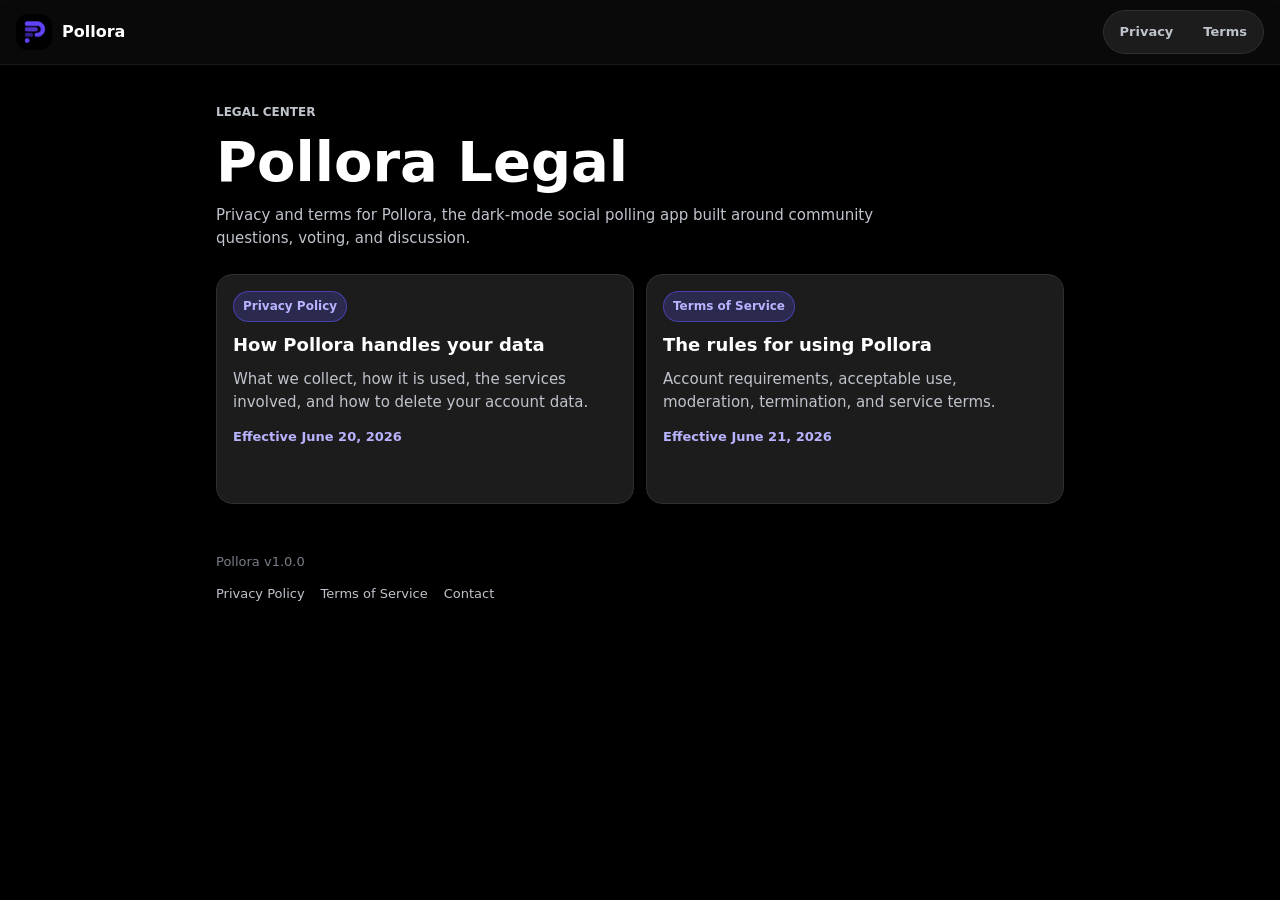
<file: docs/index.html>
<!doctype html>
<html lang="en">
  <head>
    <meta charset="utf-8">
    <meta name="viewport" content="width=device-width, initial-scale=1">
    <meta name="theme-color" content="#000000">
    <meta
      name="description"
      content="Pollora legal pages, including the Privacy Policy and Terms of Service."
    >
    <title>Pollora Legal</title>
    <link rel="icon" href="assets/pollora_app_logo.png">
    <link rel="apple-touch-icon" href="assets/pollora_app_logo.png">
    <link rel="stylesheet" href="styles.css">
    <script src="script.js" defer></script>
  </head>
  <body>
    <header class="site-header">
      <a class="brand" href="index.html" aria-label="Pollora legal home">
        <img src="assets/pollora_app_logo.png" alt="" width="36" height="36">
        <span>Pollora</span>
      </a>
      <nav class="top-nav" aria-label="Legal pages">
        <a href="privacy.html">Privacy</a>
        <a href="terms.html">Terms</a>
      </nav>
    </header>

    <main class="legal-shell home-shell">
      <section class="hero" aria-labelledby="page-title">
        <p class="eyebrow">Legal center</p>
        <h1 id="page-title">Pollora Legal</h1>
        <p>
          Privacy and terms for Pollora, the dark-mode social polling app built
          around community questions, voting, and discussion.
        </p>
      </section>

      <section class="doc-grid" aria-label="Legal documents">
        <a class="doc-card" href="privacy.html">
          <span class="doc-kicker">Privacy Policy</span>
          <h2>How Pollora handles your data</h2>
          <p>
            What we collect, how it is used, the services involved, and how to
            delete your account data.
          </p>
          <span class="doc-date">Effective June 20, 2026</span>
        </a>

        <a class="doc-card" href="terms.html">
          <span class="doc-kicker">Terms of Service</span>
          <h2>The rules for using Pollora</h2>
          <p>
            Account requirements, acceptable use, moderation, termination, and
            service terms.
          </p>
          <span class="doc-date">Effective June 21, 2026</span>
        </a>
      </section>
    </main>

    <footer class="site-footer">
      <p>Pollora v1.0.0</p>
      <nav aria-label="Footer legal pages">
        <a href="privacy.html">Privacy Policy</a>
        <a href="terms.html">Terms of Service</a>
        <a href="mailto:support@pollora.app">Contact</a>
      </nav>
    </footer>

    <button class="scroll-top" type="button" aria-label="Scroll to top">Top</button>
  </body>
</html>
</file>
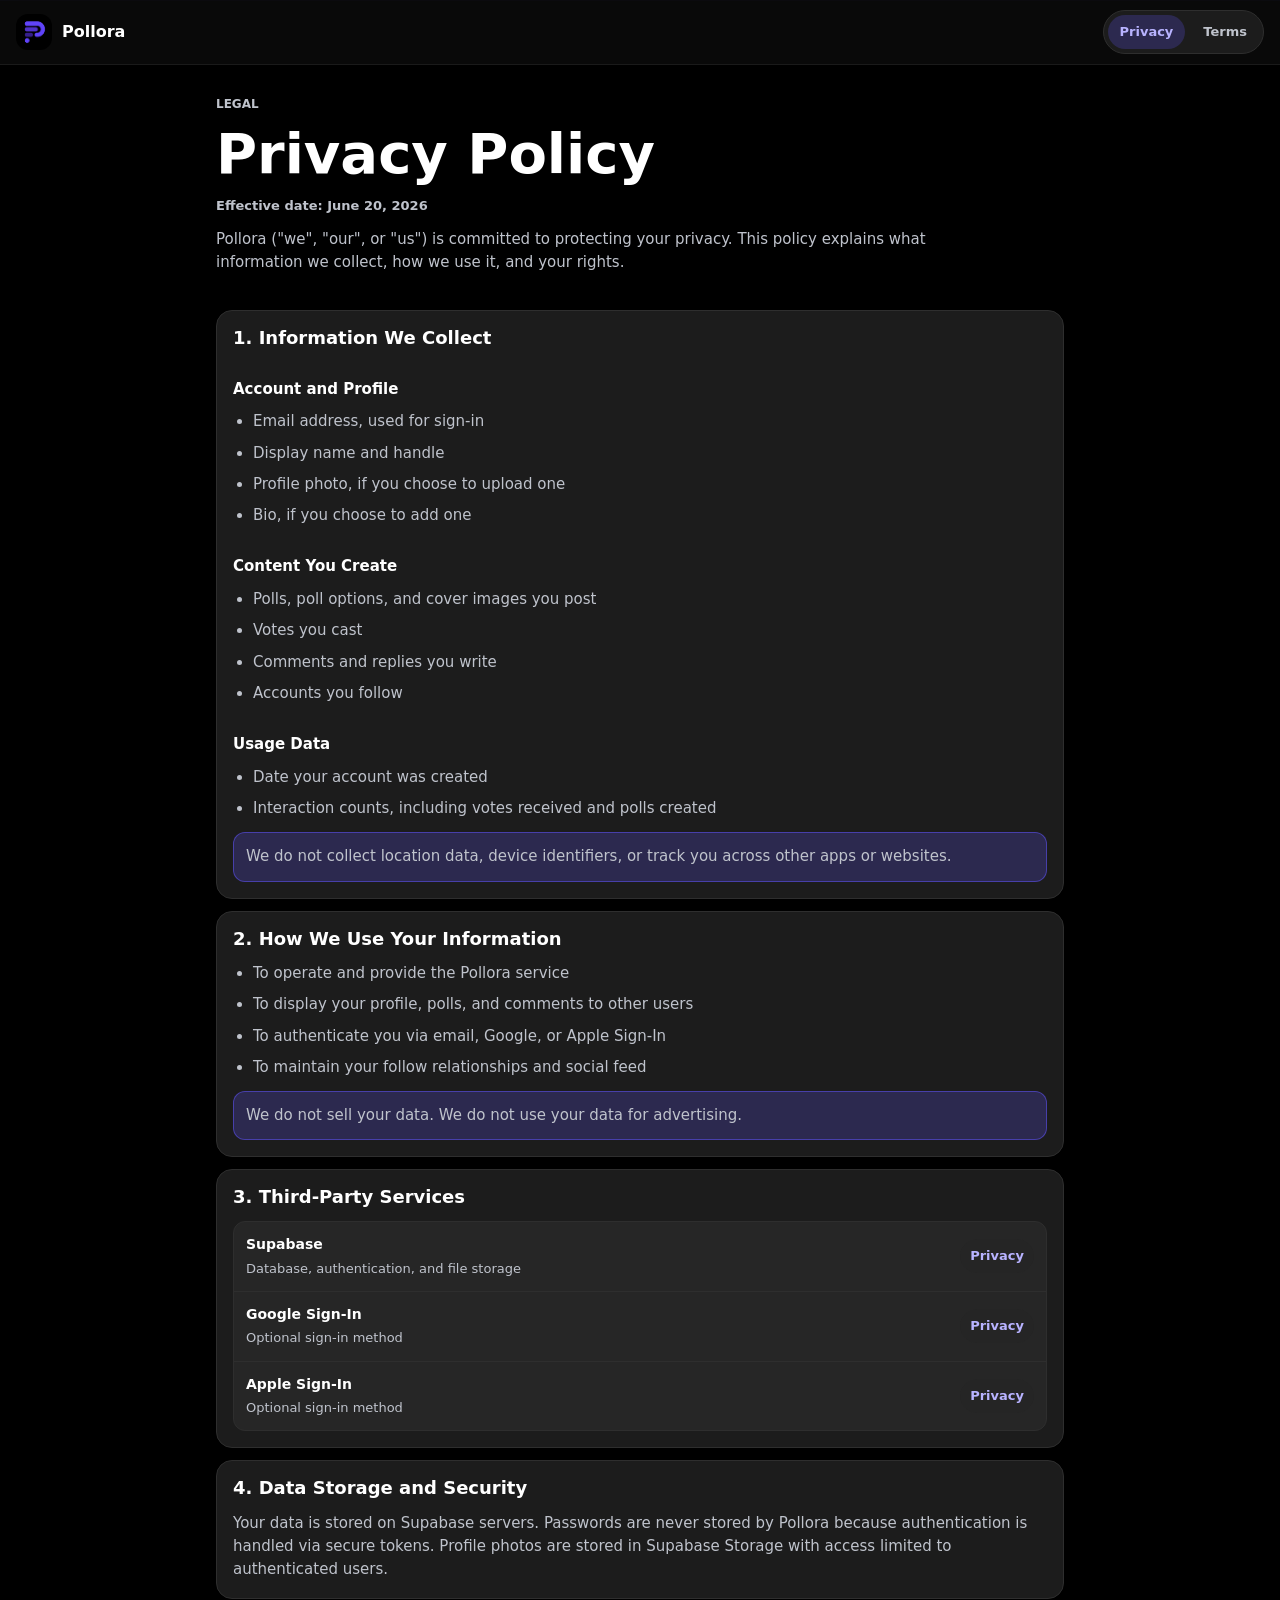
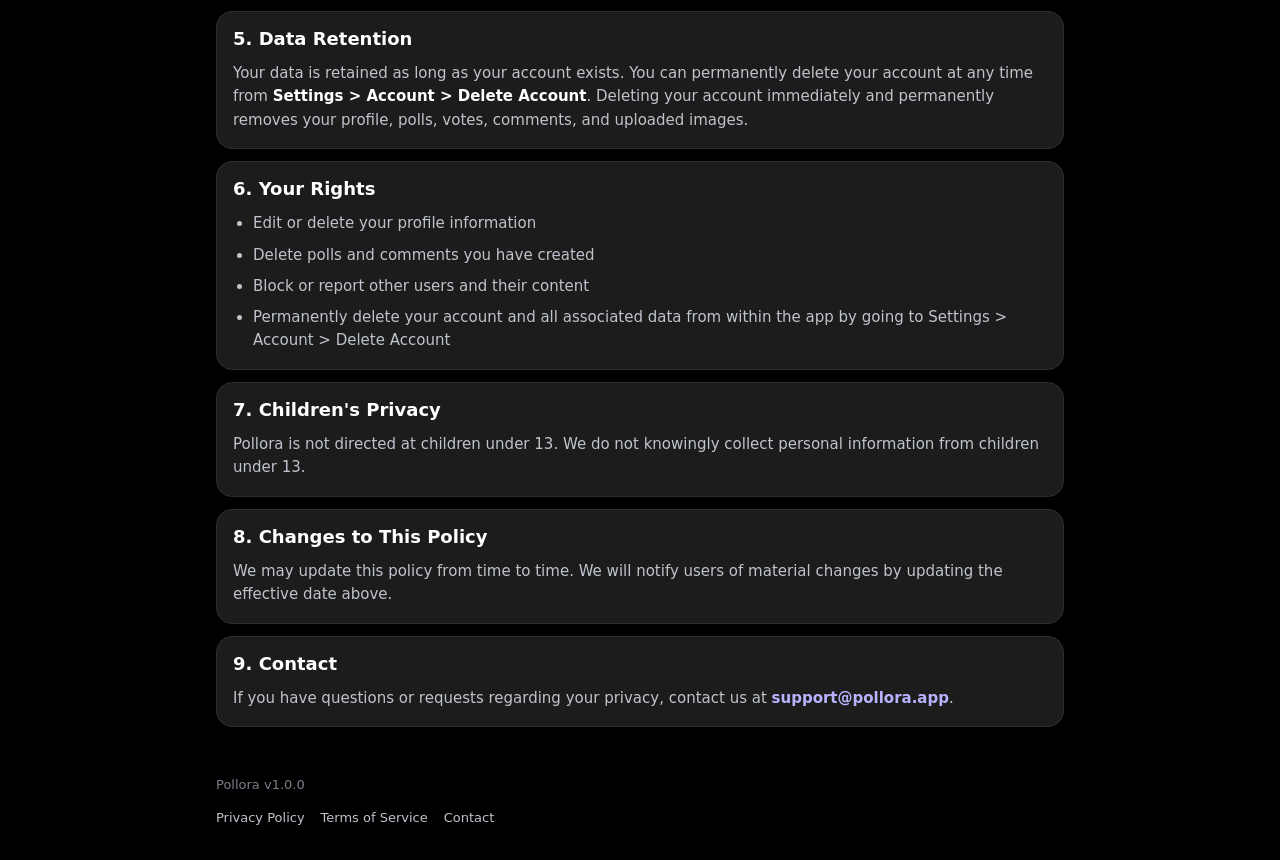
<file: docs/privacy.html>
<!doctype html>
<html lang="en">
  <head>
    <meta charset="utf-8">
    <meta name="viewport" content="width=device-width, initial-scale=1">
    <meta name="theme-color" content="#000000">
    <meta
      name="description"
      content="Pollora Privacy Policy. Learn what data Pollora collects and how it is used."
    >
    <title>Privacy Policy - Pollora</title>
    <link rel="icon" href="assets/pollora_app_logo.png">
    <link rel="apple-touch-icon" href="assets/pollora_app_logo.png">
    <link rel="stylesheet" href="styles.css">
    <script src="script.js" defer></script>
  </head>
  <body>
    <header class="site-header">
      <a class="brand" href="index.html" aria-label="Pollora legal home">
        <img src="assets/pollora_app_logo.png" alt="" width="36" height="36">
        <span>Pollora</span>
      </a>
      <nav class="top-nav" aria-label="Legal pages">
        <a href="privacy.html">Privacy</a>
        <a href="terms.html">Terms</a>
      </nav>
    </header>

    <main class="legal-shell">
      <article class="legal-doc">
        <header class="doc-header">
          <p class="eyebrow">Legal</p>
          <h1>Privacy Policy</h1>
          <p class="effective-date">Effective date: June 20, 2026</p>
          <p>
            Pollora ("we", "our", or "us") is committed to protecting your
            privacy. This policy explains what information we collect, how we
            use it, and your rights.
          </p>
        </header>

        <section class="document-section" id="information-we-collect">
          <h2>1. Information We Collect</h2>
          <h3>Account and Profile</h3>
          <ul>
            <li>Email address, used for sign-in</li>
            <li>Display name and handle</li>
            <li>Profile photo, if you choose to upload one</li>
            <li>Bio, if you choose to add one</li>
          </ul>

          <h3>Content You Create</h3>
          <ul>
            <li>Polls, poll options, and cover images you post</li>
            <li>Votes you cast</li>
            <li>Comments and replies you write</li>
            <li>Accounts you follow</li>
          </ul>

          <h3>Usage Data</h3>
          <ul>
            <li>Date your account was created</li>
            <li>Interaction counts, including votes received and polls created</li>
          </ul>

          <p class="note">
            We do not collect location data, device identifiers, or track you
            across other apps or websites.
          </p>
        </section>

        <section class="document-section" id="how-we-use-information">
          <h2>2. How We Use Your Information</h2>
          <ul>
            <li>To operate and provide the Pollora service</li>
            <li>To display your profile, polls, and comments to other users</li>
            <li>To authenticate you via email, Google, or Apple Sign-In</li>
            <li>To maintain your follow relationships and social feed</li>
          </ul>
          <p class="note">
            We do not sell your data. We do not use your data for advertising.
          </p>
        </section>

        <section class="document-section" id="third-party-services">
          <h2>3. Third-Party Services</h2>
          <div class="service-list" aria-label="Third-party services">
            <div class="service-row">
              <div>
                <strong>Supabase</strong>
                <span>Database, authentication, and file storage</span>
              </div>
              <a href="https://supabase.com/privacy" rel="noopener">Privacy</a>
            </div>
            <div class="service-row">
              <div>
                <strong>Google Sign-In</strong>
                <span>Optional sign-in method</span>
              </div>
              <a href="https://policies.google.com/privacy" rel="noopener">Privacy</a>
            </div>
            <div class="service-row">
              <div>
                <strong>Apple Sign-In</strong>
                <span>Optional sign-in method</span>
              </div>
              <a href="https://www.apple.com/legal/privacy" rel="noopener">Privacy</a>
            </div>
          </div>
        </section>

        <section class="document-section" id="data-storage-security">
          <h2>4. Data Storage and Security</h2>
          <p>
            Your data is stored on Supabase servers. Passwords are never stored
            by Pollora because authentication is handled via secure tokens.
            Profile photos are stored in Supabase Storage with access limited
            to authenticated users.
          </p>
        </section>

        <section class="document-section" id="data-retention">
          <h2>5. Data Retention</h2>
          <p>
            Your data is retained as long as your account exists. You can
            permanently delete your account at any time from
            <strong>Settings &gt; Account &gt; Delete Account</strong>. Deleting
            your account immediately and permanently removes your profile,
            polls, votes, comments, and uploaded images.
          </p>
        </section>

        <section class="document-section" id="your-rights">
          <h2>6. Your Rights</h2>
          <ul>
            <li>Edit or delete your profile information</li>
            <li>Delete polls and comments you have created</li>
            <li>Block or report other users and their content</li>
            <li>
              Permanently delete your account and all associated data from
              within the app by going to Settings &gt; Account &gt; Delete
              Account
            </li>
          </ul>
        </section>

        <section class="document-section" id="childrens-privacy">
          <h2>7. Children's Privacy</h2>
          <p>
            Pollora is not directed at children under 13. We do not knowingly
            collect personal information from children under 13.
          </p>
        </section>

        <section class="document-section" id="changes">
          <h2>8. Changes to This Policy</h2>
          <p>
            We may update this policy from time to time. We will notify users
            of material changes by updating the effective date above.
          </p>
        </section>

        <section class="document-section" id="contact">
          <h2>9. Contact</h2>
          <p>
            If you have questions or requests regarding your privacy, contact
            us at <a href="mailto:support@pollora.app">support@pollora.app</a>.
          </p>
        </section>
      </article>
    </main>

    <footer class="site-footer">
      <p>Pollora v1.0.0</p>
      <nav aria-label="Footer legal pages">
        <a href="privacy.html">Privacy Policy</a>
        <a href="terms.html">Terms of Service</a>
        <a href="mailto:support@pollora.app">Contact</a>
      </nav>
    </footer>

    <button class="scroll-top" type="button" aria-label="Scroll to top">Top</button>
  </body>
</html>
</file>
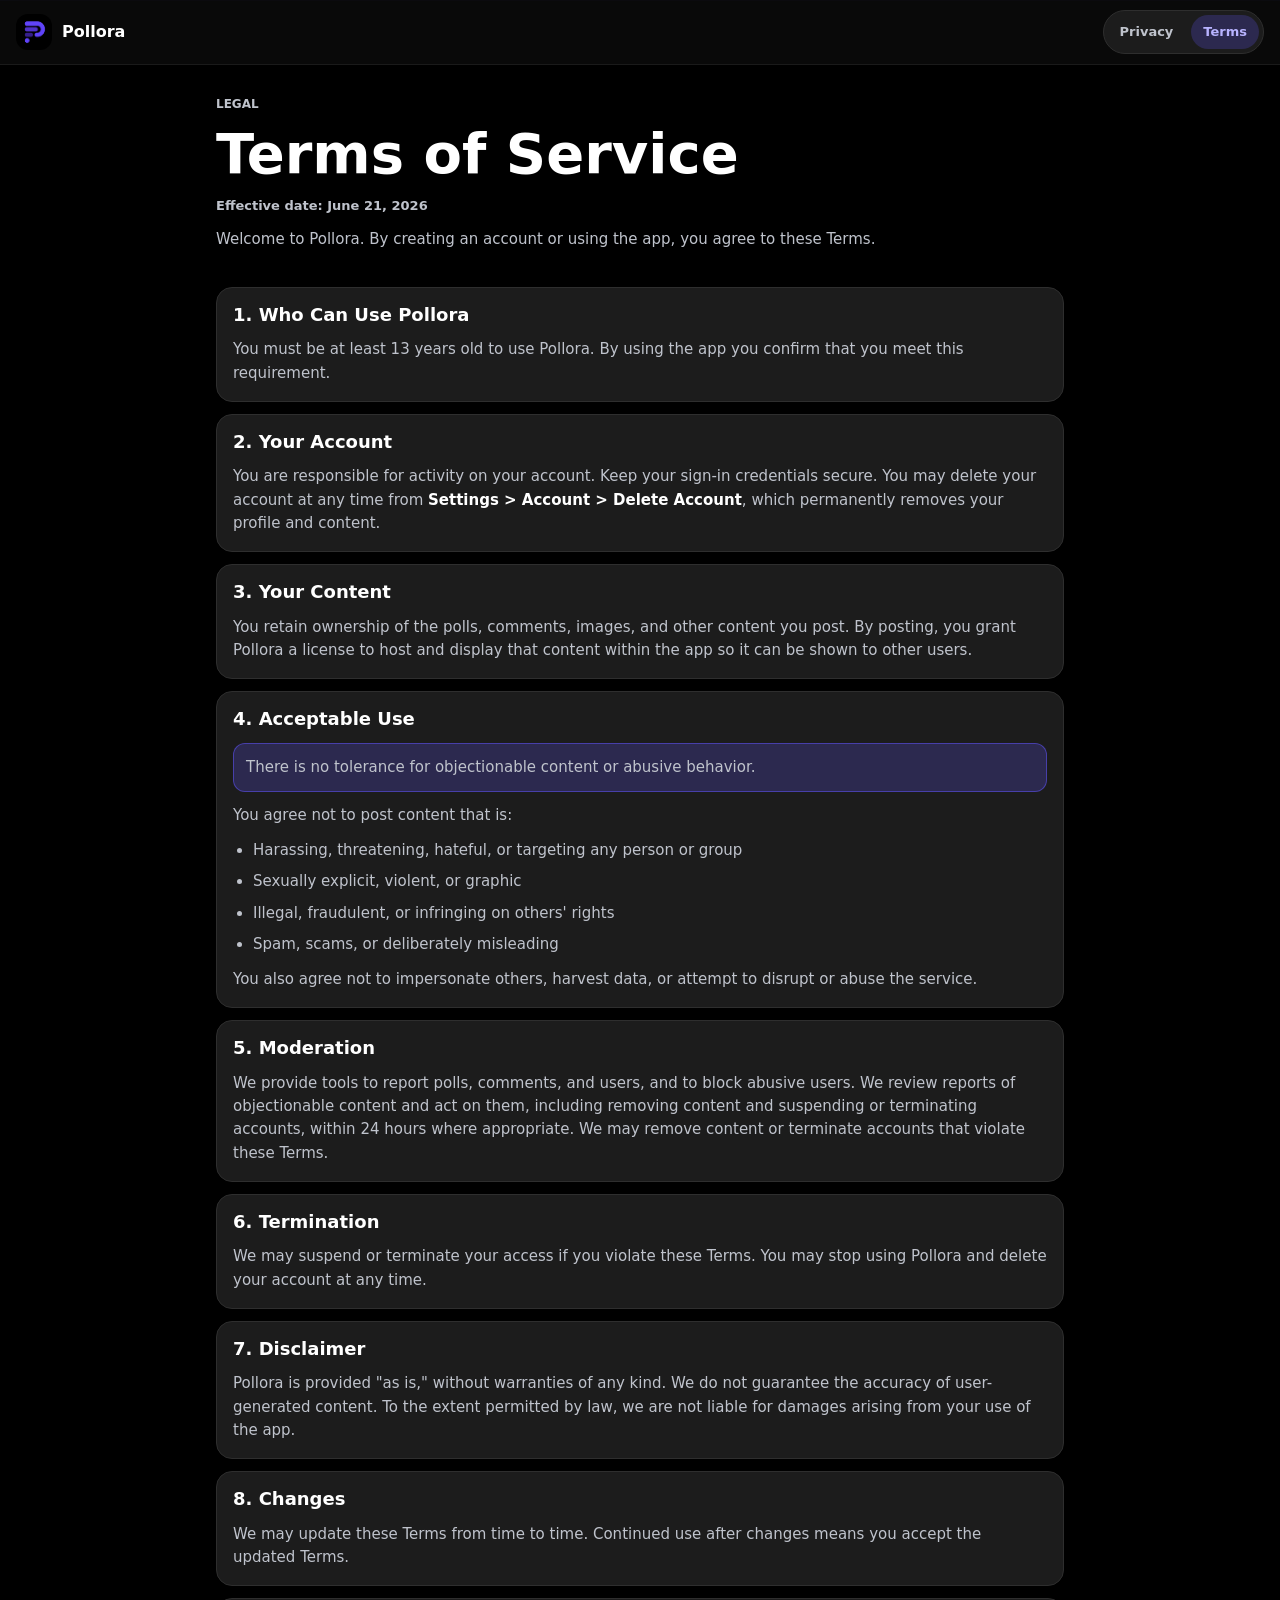
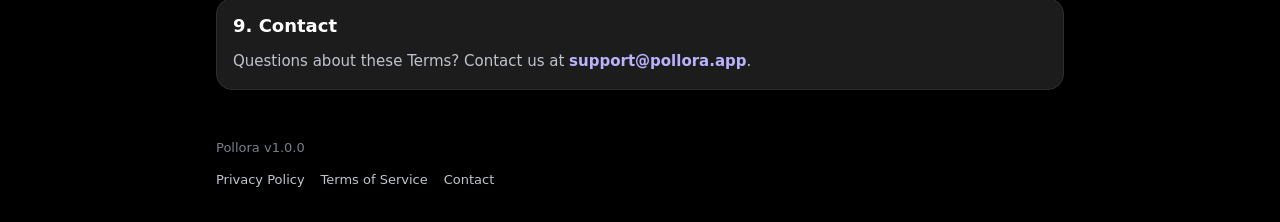
<file: docs/terms.html>
<!doctype html>
<html lang="en">
  <head>
    <meta charset="utf-8">
    <meta name="viewport" content="width=device-width, initial-scale=1">
    <meta name="theme-color" content="#000000">
    <meta
      name="description"
      content="Pollora Terms of Service. Learn the rules and terms for using Pollora."
    >
    <title>Terms of Service - Pollora</title>
    <link rel="icon" href="assets/pollora_app_logo.png">
    <link rel="apple-touch-icon" href="assets/pollora_app_logo.png">
    <link rel="stylesheet" href="styles.css">
    <script src="script.js" defer></script>
  </head>
  <body>
    <header class="site-header">
      <a class="brand" href="index.html" aria-label="Pollora legal home">
        <img src="assets/pollora_app_logo.png" alt="" width="36" height="36">
        <span>Pollora</span>
      </a>
      <nav class="top-nav" aria-label="Legal pages">
        <a href="privacy.html">Privacy</a>
        <a href="terms.html">Terms</a>
      </nav>
    </header>

    <main class="legal-shell">
      <article class="legal-doc">
        <header class="doc-header">
          <p class="eyebrow">Legal</p>
          <h1>Terms of Service</h1>
          <p class="effective-date">Effective date: June 21, 2026</p>
          <p>
            Welcome to Pollora. By creating an account or using the app, you
            agree to these Terms.
          </p>
        </header>

        <section class="document-section" id="who-can-use-pollora">
          <h2>1. Who Can Use Pollora</h2>
          <p>
            You must be at least 13 years old to use Pollora. By using the app
            you confirm that you meet this requirement.
          </p>
        </section>

        <section class="document-section" id="your-account">
          <h2>2. Your Account</h2>
          <p>
            You are responsible for activity on your account. Keep your sign-in
            credentials secure. You may delete your account at any time from
            <strong>Settings &gt; Account &gt; Delete Account</strong>, which
            permanently removes your profile and content.
          </p>
        </section>

        <section class="document-section" id="your-content">
          <h2>3. Your Content</h2>
          <p>
            You retain ownership of the polls, comments, images, and other
            content you post. By posting, you grant Pollora a license to host
            and display that content within the app so it can be shown to other
            users.
          </p>
        </section>

        <section class="document-section" id="acceptable-use">
          <h2>4. Acceptable Use</h2>
          <p class="note">There is no tolerance for objectionable content or abusive behavior.</p>
          <p>You agree not to post content that is:</p>
          <ul>
            <li>Harassing, threatening, hateful, or targeting any person or group</li>
            <li>Sexually explicit, violent, or graphic</li>
            <li>Illegal, fraudulent, or infringing on others' rights</li>
            <li>Spam, scams, or deliberately misleading</li>
          </ul>
          <p>
            You also agree not to impersonate others, harvest data, or attempt
            to disrupt or abuse the service.
          </p>
        </section>

        <section class="document-section" id="moderation">
          <h2>5. Moderation</h2>
          <p>
            We provide tools to report polls, comments, and users, and to block
            abusive users. We review reports of objectionable content and act on
            them, including removing content and suspending or terminating
            accounts, within 24 hours where appropriate. We may remove content
            or terminate accounts that violate these Terms.
          </p>
        </section>

        <section class="document-section" id="termination">
          <h2>6. Termination</h2>
          <p>
            We may suspend or terminate your access if you violate these Terms.
            You may stop using Pollora and delete your account at any time.
          </p>
        </section>

        <section class="document-section" id="disclaimer">
          <h2>7. Disclaimer</h2>
          <p>
            Pollora is provided "as is," without warranties of any kind. We do
            not guarantee the accuracy of user-generated content. To the extent
            permitted by law, we are not liable for damages arising from your
            use of the app.
          </p>
        </section>

        <section class="document-section" id="changes">
          <h2>8. Changes</h2>
          <p>
            We may update these Terms from time to time. Continued use after
            changes means you accept the updated Terms.
          </p>
        </section>

        <section class="document-section" id="contact">
          <h2>9. Contact</h2>
          <p>
            Questions about these Terms? Contact us at
            <a href="mailto:support@pollora.app">support@pollora.app</a>.
          </p>
        </section>
      </article>
    </main>

    <footer class="site-footer">
      <p>Pollora v1.0.0</p>
      <nav aria-label="Footer legal pages">
        <a href="privacy.html">Privacy Policy</a>
        <a href="terms.html">Terms of Service</a>
        <a href="mailto:support@pollora.app">Contact</a>
      </nav>
    </footer>

    <button class="scroll-top" type="button" aria-label="Scroll to top">Top</button>
  </body>
</html>
</file>
<file: docs/styles.css>
:root {
  --background: #000000;
  --nav-background: #0a0a0a;
  --surface: #1a1a1a;
  --surface-card: #1c1c1c;
  --surface-elevated: #222222;
  --surface-input: #262626;
  --accent: #5b4fe8;
  --accent-hover: #6b5ff8;
  --accent-muted: rgba(91, 79, 232, 0.25);
  --accent-border: rgba(91, 79, 232, 0.6);
  --text-primary: #ffffff;
  --text-secondary: #bfc3cc;
  --text-tertiary: #787d88;
  --text-accent: #b8b3ff;
  --border-default: #2e2e2e;
  --border-subtle: #1a1a1a;
  --poll-track: #252525;
  --success: #4caf50;
  --max-width: 880px;
  --radius-card: 16px;
  --radius-input: 12px;
  --spacing-page: 16px;
}

* {
  box-sizing: border-box;
}

html {
  color-scheme: dark;
  scroll-behavior: smooth;
}

body {
  min-width: 320px;
  margin: 0;
  background: var(--background);
  color: var(--text-primary);
  font-family: Inter, ui-sans-serif, system-ui, -apple-system, BlinkMacSystemFont,
    "Helvetica Neue", Arial, sans-serif;
  font-size: 15px;
  line-height: 1.55;
  letter-spacing: 0;
}

body::before {
  position: fixed;
  inset: 0 0 auto;
  height: 1px;
  background: var(--accent);
  content: "";
  opacity: 0.7;
  pointer-events: none;
}

a {
  color: var(--text-accent);
  text-decoration: none;
}

a:hover {
  color: #ffffff;
}

p,
ul {
  margin: 0;
}

ul {
  padding-left: 20px;
}

li + li {
  margin-top: 8px;
}

strong {
  color: var(--text-primary);
  font-weight: 700;
}

.site-header {
  position: sticky;
  top: 0;
  z-index: 20;
  display: flex;
  align-items: center;
  justify-content: space-between;
  min-height: 64px;
  padding: 10px max(16px, env(safe-area-inset-left)) 10px
    max(16px, env(safe-area-inset-right));
  border-bottom: 1px solid var(--border-subtle);
  background: rgba(10, 10, 10, 0.94);
  backdrop-filter: blur(18px);
}

.brand {
  display: inline-flex;
  align-items: center;
  min-width: 0;
  gap: 10px;
  color: var(--text-primary);
  font-size: 16px;
  font-weight: 700;
}

.brand img {
  width: 36px;
  height: 36px;
  flex: 0 0 auto;
  border-radius: 12px;
}

.top-nav {
  display: inline-flex;
  align-items: center;
  gap: 6px;
  padding: 4px;
  border: 1px solid var(--border-default);
  border-radius: 999px;
  background: var(--surface-card);
}

.top-nav a {
  min-height: 34px;
  padding: 7px 12px;
  border-radius: 999px;
  color: var(--text-secondary);
  font-size: 13px;
  font-weight: 600;
}

.top-nav a[aria-current="page"] {
  background: var(--accent-muted);
  color: var(--text-accent);
}

.legal-shell {
  width: min(100%, var(--max-width));
  margin: 0 auto;
  padding: 32px var(--spacing-page) 48px;
}

.home-shell {
  padding-top: 40px;
}

.hero,
.doc-header {
  display: grid;
  gap: 12px;
  padding: 0 0 24px;
}

.eyebrow {
  color: var(--text-accent);
  font-size: 12px;
  font-weight: 700;
  line-height: 1.3;
  text-transform: uppercase;
}

h1,
h2,
h3 {
  margin: 0;
  color: var(--text-primary);
  letter-spacing: 0;
}

h1 {
  max-width: 720px;
  font-size: clamp(32px, 8vw, 56px);
  font-weight: 800;
  line-height: 1.05;
}

h2 {
  font-size: 18px;
  font-weight: 700;
  line-height: 1.25;
}

h3 {
  margin-top: 18px;
  font-size: 15px;
  font-weight: 700;
  line-height: 1.25;
}

.hero p,
.doc-header p {
  max-width: 720px;
  color: var(--text-secondary);
}

.effective-date,
.doc-date {
  color: var(--text-accent);
  font-size: 13px;
  font-weight: 600;
}

.doc-grid {
  display: grid;
  grid-template-columns: repeat(2, minmax(0, 1fr));
  gap: 12px;
}

.doc-card {
  display: grid;
  min-height: 230px;
  gap: 12px;
  align-content: start;
  padding: 16px;
  border: 1px solid var(--border-default);
  border-radius: var(--radius-card);
  background: var(--surface-card);
  color: var(--text-secondary);
  transition: transform 160ms ease, border-color 160ms ease,
    background-color 160ms ease;
}

.doc-card:hover {
  transform: translateY(-2px);
  border-color: var(--accent-border);
  background: var(--surface-elevated);
}

.doc-kicker {
  display: inline-flex;
  width: fit-content;
  padding: 5px 9px;
  border: 1px solid var(--accent-border);
  border-radius: 999px;
  background: var(--accent-muted);
  color: var(--text-accent);
  font-size: 12px;
  font-weight: 700;
}

.doc-card p {
  color: var(--text-secondary);
}

.doc-card .doc-date {
  align-self: end;
  margin-top: auto;
}

.legal-doc {
  display: grid;
  gap: 12px;
}

.document-section {
  display: grid;
  gap: 12px;
  padding: 16px;
  border: 1px solid var(--border-default);
  border-radius: var(--radius-card);
  background: var(--surface-card);
}

.document-section p,
.document-section li {
  color: var(--text-secondary);
}

.document-section a {
  font-weight: 600;
}

.note {
  padding: 12px;
  border: 1px solid var(--accent-border);
  border-radius: var(--radius-input);
  background: var(--accent-muted);
  color: var(--text-primary);
}

.service-list {
  display: grid;
  gap: 0;
  overflow: hidden;
  border: 1px solid var(--border-default);
  border-radius: var(--radius-input);
  background: var(--surface-input);
}

.service-row {
  display: grid;
  grid-template-columns: minmax(0, 1fr) auto;
  align-items: center;
  gap: 12px;
  min-height: 68px;
  padding: 12px;
}

.service-row + .service-row {
  border-top: 1px solid var(--border-default);
}

.service-row div {
  display: grid;
  gap: 3px;
  min-width: 0;
}

.service-row strong {
  font-size: 14px;
}

.service-row span {
  color: var(--text-secondary);
  font-size: 13px;
}

.service-row a {
  display: inline-flex;
  align-items: center;
  justify-content: center;
  min-height: 34px;
  padding: 7px 10px;
  border-radius: 999px;
  background: var(--poll-track);
  color: var(--text-accent);
  font-size: 13px;
  font-weight: 700;
}

.site-footer {
  display: grid;
  gap: 12px;
  width: min(100%, var(--max-width));
  margin: 0 auto;
  padding: 0 var(--spacing-page) 32px;
  color: var(--text-tertiary);
  font-size: 13px;
}

.site-footer nav {
  display: flex;
  flex-wrap: wrap;
  gap: 10px 16px;
}

.site-footer a {
  color: var(--text-secondary);
}

.scroll-top {
  position: fixed;
  right: 16px;
  bottom: 16px;
  min-width: 48px;
  min-height: 48px;
  padding: 0 14px;
  border: 1px solid var(--accent-border);
  border-radius: 999px;
  background: var(--accent);
  color: #ffffff;
  cursor: pointer;
  font: inherit;
  font-size: 13px;
  font-weight: 700;
  opacity: 0;
  pointer-events: none;
  transform: translateY(12px);
  transition: opacity 160ms ease, transform 160ms ease,
    background-color 160ms ease;
}

.scroll-top[data-visible="true"] {
  opacity: 1;
  pointer-events: auto;
  transform: translateY(0);
}

.scroll-top:hover {
  background: var(--accent-hover);
}

@media (max-width: 640px) {
  .site-header {
    min-height: 60px;
  }

  .brand span {
    display: none;
  }

  .legal-shell {
    padding-top: 24px;
  }

  .home-shell {
    padding-top: 32px;
  }

  .doc-grid {
    grid-template-columns: 1fr;
  }

  .doc-card {
    min-height: 190px;
  }

  .service-row {
    grid-template-columns: 1fr;
  }
}

@media (prefers-reduced-motion: reduce) {
  html {
    scroll-behavior: auto;
  }

  *,
  *::before,
  *::after {
    transition-duration: 0.01ms !important;
    animation-duration: 0.01ms !important;
    animation-iteration-count: 1 !important;
  }
}

@media print {
  .site-header,
  .site-footer,
  .scroll-top {
    display: none;
  }

  body {
    background: #ffffff;
    color: #111111;
  }

  .legal-shell {
    width: 100%;
    padding: 0;
  }

  .document-section {
    break-inside: avoid;
    border-color: #cccccc;
    background: #ffffff;
  }

  .document-section p,
  .document-section li,
  .doc-header p {
    color: #111111;
  }
}
</file>
